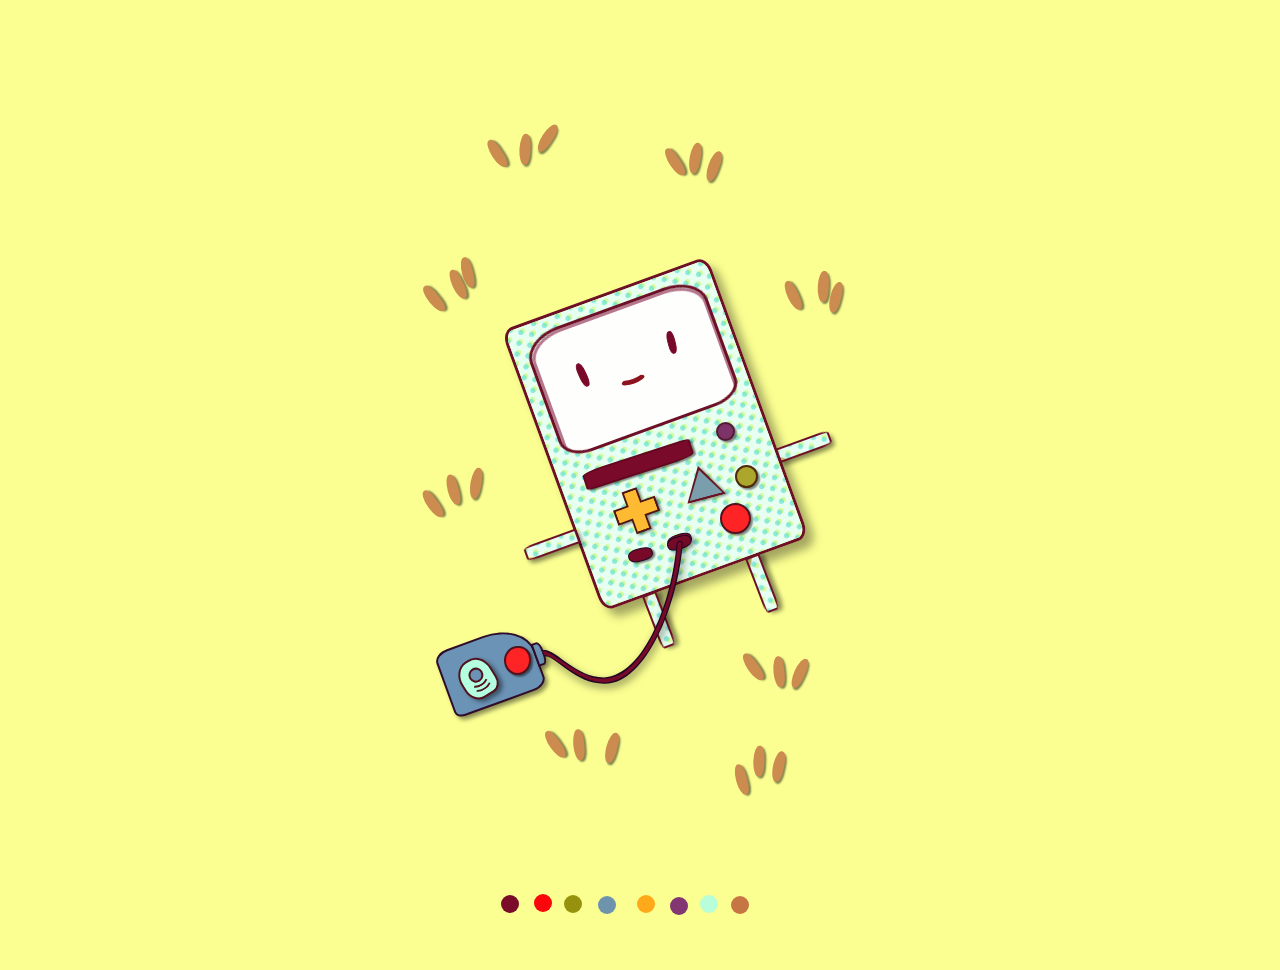
<file: index.html>
<!DOCTYPE html>
<html lang="en">
  <head>
    <meta charset="UTF-8" />
    <meta http-equiv="X-UA-Compatible" content="IE=edge" />
    <meta name="viewport" content="width=device-width, initial-scale=1.0" />
    <title>bmo</title>
    <link rel="stylesheet" href="./style.css" />
    <script>
      alert("Tap to change between original and css-only version");
    </script>
  </head>
  <body>
    <div
      class="original"
      id="original"
      style="display: none"
      onclick="alter(canvas,  original)"
    ></div>
    <div
      class="canvas"
      id="canvas"
      style="display: inline"
      onclick="alter(original, canvas)"
    >
      <div class="pixel"></div>

      <div class="pixel">
        <div class="sub-pixel"></div>
        <div class="sub-pixel"></div>
        <div class="sub-pixel"></div>
        <div class="sub-pixel">
          <div class="alter-pixel grass"></div>
          <div class="alter-pixel grass"></div>
          <div class="alter-pixel grass"></div>
          <div class="alter-pixel"></div>
        </div>
      </div>

      <div class="pixel">
        <div class="sub-pixel"></div>
        <div class="sub-pixel"></div>
        <div class="sub-pixel">
          <div class="alter-pixel grass"></div>
          <div class="alter-pixel grass"></div>
          <div class="alter-pixel grass"></div>
          <div class="alter-pixel"></div>
        </div>
        <div class="sub-pixel"></div>
      </div>

      <div class="pixel"></div>

      <div class="pixel"></div>

      <div class="pixel">
        <div class="sub-pixel">
          <div class="alter-pixel grass"></div>
          <div class="alter-pixel grass"></div>
          <div class="alter-pixel grass"></div>
          <div class="alter-pixel body"></div>
        </div>
        <div class="sub-pixel"></div>
        <div class="sub-pixel"></div>
        <div class="sub-pixel"></div>
      </div>

      <div class="pixel">
        <div class="sub-pixel"></div>
        <div class="sub-pixel">
          <div class="alter-pixel grass"></div>
          <div class="alter-pixel grass"></div>
          <div class="alter-pixel grass"></div>
          <div class="alter-pixel"></div>
        </div>
        <div class="sub-pixel">
          <div class="alter-pixel face"></div>
          <div class="alter-pixel face"></div>
          <div class="alter-pixel face"></div>
          <div class="alter-pixel face"></div>
        </div>
        <div class="sub-pixel"></div>
      </div>

      <div class="pixel"></div>

      <div class="pixel"></div>

      <div class="pixel">
        <div class="sub-pixel">
          <div class="alter-pixel grass"></div>
          <div class="alter-pixel grass"></div>
          <div class="alter-pixel grass"></div>
          <div class="alter-pixel"></div>
        </div>
        <div class="sub-pixel"></div>
        <div class="sub-pixel">
          <div class="alter-pixel control"></div>
          <div class="alter-pixel control"></div>
          <div class="alter-pixel control"></div>
          <div class="alter-pixel control"></div>
        </div>
        <div class="sub-pixel">
          <div class="wrap">
            <div class="alter-pixel control"></div>
          </div>
          <div class="alter-pixel control"></div>
          <div class="alter-pixel control"></div>
          <div class="alter-pixel control"></div>
        </div>
      </div>

      <div class="pixel">
        <div class="sub-pixel">
          <div class="wrap">
            <div class="alter-pixel button"></div>
          </div>
          <div class="alter-pixel button"></div>
          <div class="alter-pixel button"></div>
          <div class="alter-pixel button"></div>
        </div>
        <div class="sub-pixel">
          <div class="alter-pixel button"></div>
          <div class="alter-pixel button"></div>
          <div class="alter-pixel button"></div>
          <div class="wrap">
            <div class="alter-pixel button"></div>
          </div>
        </div>
        <div class="sub-pixel"></div>
        <div class="sub-pixel">
          <div class="alter-pixel grass"></div>
          <div class="alter-pixel grass"></div>
          <div class="alter-pixel grass"></div>
          <div class="alter-pixel"></div>
        </div>
      </div>

      <div class="pixel"></div>

      <div class="pixel"></div>

      <div class="pixel">
        <div class="sub-pixel"></div>
        <div class="sub-pixel">
          <div class="alter-pixel grass"></div>
          <div class="alter-pixel grass"></div>
          <div class="alter-pixel grass"></div>
          <div class="alter-pixel"></div>
        </div>
        <div class="sub-pixel"></div>
        <div class="sub-pixel">
          <div class="alter-pixel dot"></div>
          <div class="alter-pixel dot"></div>
          <div class="alter-pixel dot"></div>
          <div class="alter-pixel dot"></div>
        </div>
      </div>

      <div class="pixel">
        <div class="sub-pixel"></div>
        <div class="sub-pixel">
          <div class="alter-pixel grass"></div>
          <div class="alter-pixel grass"></div>
          <div class="alter-pixel grass"></div>
          <div class="alter-pixel"></div>
        </div>
        <div class="sub-pixel">
          <div class="alter-pixel dot"></div>
          <div class="alter-pixel dot"></div>
          <div class="alter-pixel dot"></div>
          <div class="alter-pixel dot"></div>
        </div>
        <div class="sub-pixel"></div>
      </div>

      <div class="pixel"></div>
    </div>
    <script>
      function alter(extern, me) {
        extern.style.display = "inline";
        me.style.display = "none";
      }
    </script>
  </body>
</html>
</file>
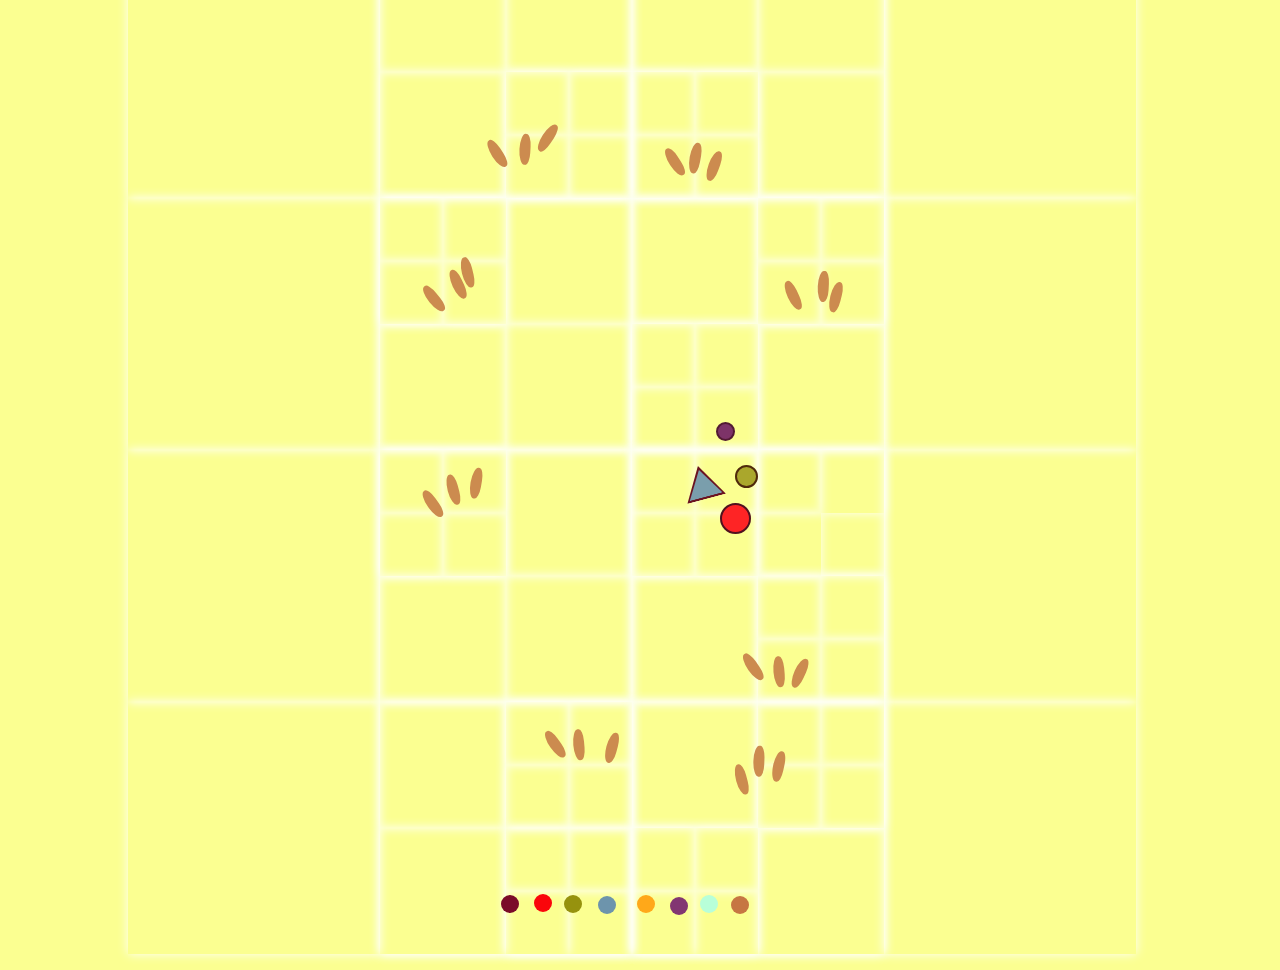
<file: teemo/index.html>
<!DOCTYPE html>
<html lang="en">
  <head>
    <meta charset="UTF-8" />
    <meta http-equiv="X-UA-Compatible" content="IE=edge" />
    <meta name="viewport" content="width=device-width, initial-scale=1.0" />
    <title>Teemo</title>
    <link rel="stylesheet" href="./style.css" />
  </head>
  <body>
    <div class="canvas" id="canvas">
      <div onclick="alert(1)" class="pixel"></div>

      <div onclick="alert(2)" class="pixel">
        <div onclick="alert(1)" class="sub-pixel"></div>
        <div onclick="alert(2)" class="sub-pixel"></div>
        <div onclick="alert(3)" class="sub-pixel"></div>
        <div onclick="alert(4)" class="sub-pixel">
          <div onclick="alert(1)" class="alter-pixel grass"></div>
          <div onclick="alert(2)" class="alter-pixel grass"></div>
          <div onclick="alert(3)" class="alter-pixel grass"></div>
          <div onclick="alert(4)" class="alter-pixel"></div>
        </div>
      </div>

      <div onclick="alert(3)" class="pixel">
        <div onclick="alert(1)" class="sub-pixel"></div>
        <div onclick="alert(2)" class="sub-pixel"></div>
        <div onclick="alert(3)" class="sub-pixel">
          <div onclick="alert(1)" class="alter-pixel grass"></div>
          <div onclick="alert(2)" class="alter-pixel grass"></div>
          <div onclick="alert(3)" class="alter-pixel grass"></div>
          <div onclick="alert(4)" class="alter-pixel"></div>
        </div>
        <div onclick="alert(4)" class="sub-pixel"></div>
      </div>

      <div onclick="alert(4)" class="pixel"></div>

      <div onclick="alert(5)" class="pixel"></div>

      <div onclick="alert(6)" class="pixel">
        <div onclick="alert(1)" class="sub-pixel">
          <div onclick="alert(1)" class="alter-pixel grass"></div>
          <div onclick="alert(2)" class="alter-pixel grass"></div>
          <div onclick="alert(3)" class="alter-pixel grass"></div>
          <div onclick="alert(4)" class="alter-pixel body"></div>
        </div>
        <div onclick="alert(2)" class="sub-pixel"></div>
        <div onclick="alert(3)" class="sub-pixel"></div>
        <div onclick="alert(4)" class="sub-pixel"></div>
      </div>

      <div onclick="alert(7)" class="pixel">
        <div onclick="alert(1)" class="sub-pixel"></div>
        <div onclick="alert(2)" class="sub-pixel">
          <div onclick="alert(1)" class="alter-pixel grass"></div>
          <div onclick="alert(2)" class="alter-pixel grass"></div>
          <div onclick="alert(3)" class="alter-pixel grass"></div>
          <div onclick="alert(4)" class="alter-pixel"></div>
        </div>
        <div onclick="alert(3)" class="sub-pixel">
          <div onclick="alert(1)" class="alter-pixel face"></div>
          <div onclick="alert(2)" class="alter-pixel face"></div>
          <div onclick="alert(3)" class="alter-pixel face"></div>
          <div onclick="alert(4)" class="alter-pixel face"></div>
        </div>
        <div onclick="alert(4)" class="sub-pixel"></div>
      </div>

      <div onclick="alert(8)" class="pixel"></div>

      <div onclick="alert(9)" class="pixel"></div>

      <div onclick="alert(10)" class="pixel">
        <div onclick="alert(1)" class="sub-pixel">
          <div onclick="alert(1)" class="alter-pixel grass"></div>
          <div onclick="alert(2)" class="alter-pixel grass"></div>
          <div onclick="alert(3)" class="alter-pixel grass"></div>
          <div onclick="alert(4)" class="alter-pixel"></div>
        </div>
        <div onclick="alert(2)" class="sub-pixel"></div>
        <div onclick="alert(3)" class="sub-pixel"></div>
        <div onclick="alert(4)" class="sub-pixel"></div>
      </div>

      <div onclick="alert(11)" class="pixel">
        <div onclick="alert(1)" class="sub-pixel">
          <div onclick="alert(1)" class="alter-pixel button"></div>
          <div onclick="alert(2)" class="alter-pixel button"></div>
          <div onclick="alert(3)" class="alter-pixel button"></div>
          <div onclick="alert(4)" class="alter-pixel button"></div>
        </div>
        <div onclick="alert(2)" class="sub-pixel">
          <div onclick="alert(1)" class="alter-pixel button"></div>
          <div onclick="alert(2)" class="alter-pixel button"></div>
          <div onclick="alert(3)" class="alter-pixel button"></div>
          <div onclick="alert(4)" class="alter-pixel button"></div>
        </div>
        <div onclick="alert(3)" class="sub-pixel"></div>
        <div onclick="alert(4)" class="sub-pixel">
          <div onclick="alert(1)" class="alter-pixel grass"></div>
          <div onclick="alert(2)" class="alter-pixel grass"></div>
          <div onclick="alert(3)" class="alter-pixel grass"></div>
          <div onclick="alert(4)" class="alter-pixel"></div>
        </div>
      </div>

      <div onclick="alert(12)" class="pixel"></div>

      <div onclick="alert(13)" class="pixel"></div>

      <div onclick="alert(14)" class="pixel">
        <div onclick="alert(1)" class="sub-pixel"></div>
        <div onclick="alert(2)" class="sub-pixel">
          <div onclick="alert(1)" class="alter-pixel grass"></div>
          <div onclick="alert(2)" class="alter-pixel grass"></div>
          <div onclick="alert(3)" class="alter-pixel grass"></div>
          <div onclick="alert(4)" class="alter-pixel"></div>
        </div>
        <div onclick="alert(3)" class="sub-pixel"></div>
        <div onclick="alert(4)" class="sub-pixel">
          <div onclick="alert(1)" class="alter-pixel dot"></div>
          <div onclick="alert(2)" class="alter-pixel dot"></div>
          <div onclick="alert(3)" class="alter-pixel dot"></div>
          <div onclick="alert(4)" class="alter-pixel dot"></div>
        </div>
      </div>

      <div onclick="alert(15)" class="pixel">
        <div onclick="alert(1)" class="sub-pixel"></div>
        <div onclick="alert(2)" class="sub-pixel">
          <div onclick="alert(1)" class="alter-pixel grass"></div>
          <div onclick="alert(2)" class="alter-pixel grass"></div>
          <div onclick="alert(3)" class="alter-pixel grass"></div>
          <div onclick="alert(4)" class="alter-pixel"></div>
        </div>
        <div onclick="alert(3)" class="sub-pixel">
          <div onclick="alert(1)" class="alter-pixel dot"></div>
          <div onclick="alert(2)" class="alter-pixel dot"></div>
          <div onclick="alert(3)" class="alter-pixel dot"></div>
          <div onclick="alert(4)" class="alter-pixel dot"></div>
        </div>
        <div onclick="alert(4)" class="sub-pixel"></div>
      </div>

      <div onclick="alert(16)" class="pixel"></div>
    </div>
  </body>
</html>
</file>
<file: style.css>
/*
image: https://drive.google.com/uc?id=1cJekgU3EQano9E_GR7ufdhnurU2fMs-0
port: http://127.0.0.1:5500/bmo/index.html
*/
:root {
    --bmo-opacity: 0;
    --lines-opacity: 0;

    --canvas-size: 1024px;
    --pixel-size: 252px;
    --sub-pixel-size: 126px;
    --alter-pixel-size: 63px;


    --yellow-background: #fbff91;

    --ink-1: #7a0b29;
    --ink-2: #fa060b;
    --ink-3: #96920e;
    --ink-4: #6d94ac;
    --ink-5: #ffa819;
    --ink-6: #823672;
    --ink-7: #b8ffd9;
    --ink-8: #c67643;

    --grass: #cc8b4f;

    --single-button: #7d3368;
    --single-button-radio: #521a33;

    --green-button: #aaa72c;
    --green-button-radio: #4f290b;

    --red-button: #fe2425;
    --red-button-radio: #51111e;

    --triangle-button: #7a9eac;
    --triangle-button-radio: #6a1320;

    --plus-button: #febb31;
    --plus-button-radio: #4e1414;

    --disk-input: #7a0a2a;
    --disk-input-radio: #630721;

    --inferior-input: #770a29;
    --inferior-input-radio: #1f0724;

    --eye-inner: #790929;
    --smile-inner: #8d141d;

    --face-screen: #fefffd;
    --face-screen-radio: #6d0f26;
    --face-screen-inner: #b6768e;

    --body-background: #e4fffc;
    --body-dots: #56ddd671;
    --body-dots-shadow: #d2fb9f;

    --lase-inner: #8c0f10;
    --control-border: #300c2b;
    --control-inner: #6b93b5;

    --body-shadow-color: #c77a45;
    --control-inner-scroll: #b4ffe0;
    --shadow-down: 2.0px 4.0px 4.0px hsl(0deg 0% 0% / 0.44);

    --shadow-medium: 5.0px 9.9px 9.9px hsl(0deg 0% 0% / 0.35);
    /*

    --shadow-medium: 10px 10px 3px var(--body-shadow-color);
    */
    --shadow-mini: 2px 1.8px 1.8px hsl(0deg 0% 0% / 0.47);

    --shadow-down-vertical: 2.0px -4.0px 4.0px hsl(0deg 0% 0% / 0.44);
}



body {
    background-color: var(--yellow-background);
    height: 100vh;
    display: flex;
    justify-content: center;
    align-items: center;
}

.canvas {
    height: var(--canvas-size);
    width: var(--canvas-size);
    min-width: var(--canvas-size);
    min-height: var(--canvas-size);
    position: relative;
    opacity: 1;
}

.original {
    height: var(--canvas-size);
    width: var(--canvas-size);
    min-width: var(--canvas-size);
    min-height: var(--canvas-size);
    position: relative;
    opacity: 1;
    background-image: url(https://drive.google.com/uc?id=1cJekgU3EQano9E_GR7ufdhnurU2fMs-0);
    background-size: var(--canvas-size) var(--canvas-size);
}

.pixel, .sub-pixel, .alter-pixel {
    float: left;
    box-shadow: 0px 0px 10px rgba(255, 255, 255, var(--lines-opacity));
}


.pixel {
    height: var(--pixel-size);
    width: var(--pixel-size);
}

.sub-pixel {
    height: var(--sub-pixel-size);
    width: var(--sub-pixel-size);
}

.alter-pixel {
    height: var(--alter-pixel-size);
    width: var(--alter-pixel-size);
}

/*dot*/

.pixel:nth-child(14) .alter-pixel::after,
.pixel:nth-child(15) .alter-pixel::after {
    --less: 45px;
    content: "";
    height: calc(var(--alter-pixel-size) - var(--less));
    width: calc(var(--alter-pixel-size) - var(--less));
    display: inline-block;
    border-radius: 50%;

}

.pixel:nth-child(14) .dot:nth-child(1)::after {
    --x: -5px;
    --y: 67px;
    background-color: var(--ink-1);
    transform: translateY(var(--y)) translateX(var(--x));
}

.pixel:nth-child(14) .dot:nth-child(2)::after {
    --x: -5px;
    --y: 67px;
    background-color: var(--ink-3);
    transform: translateY(var(--y)) translateX(var(--x));
}

.pixel:nth-child(14) .dot:nth-child(3)::after {
    --x: 28px;
    --y: 3px;
    background-color: var(--ink-2);
    transform: translateY(var(--y)) translateX(var(--x));
}

.pixel:nth-child(14) .dot:nth-child(4)::after {
    --x: 29px;
    --y: 5px;
    background-color: var(--ink-4);
    transform: translateY(var(--y)) translateX(var(--x));
}

.pixel:nth-child(15) .dot:nth-child(1)::after {
    --x: 5px;
    --y: 67px;
    background-color: var(--ink-5);
    transform: translateY(var(--y)) translateX(var(--x));
}

.pixel:nth-child(15) .dot:nth-child(2)::after {
    --x: 5px;
    --y: 67px;
    background-color: var(--ink-7);
    transform: translateY(var(--y)) translateX(var(--x));
}

.pixel:nth-child(15) .dot:nth-child(3)::after {
    --x: 38px;
    --y: 6px;
    background-color: var(--ink-6);
    transform: translateY(var(--y)) translateX(var(--x));
}

.pixel:nth-child(15) .dot:nth-child(4)::after {
    --x: 36px;
    --y: 5px;
    background-color: var(--ink-8);
    transform: translateY(var(--y)) translateX(var(--x));
}

/*grass*/

.pixel:nth-child(2) .grass::after,
.pixel:nth-child(3) .grass::after,
.pixel:nth-child(6) .grass::after,
.pixel:nth-child(7) .grass::after,
.pixel:nth-child(10) .grass::after,
.pixel:nth-child(11) .grass::after,
.pixel:nth-child(14) .grass::after,
.pixel:nth-child(15) .grass::after {
    --less-h: 32px;
    --less-w: 52px;
    content: "";
    height: calc(var(--alter-pixel-size) - var(--less-h));
    width: calc(var(--alter-pixel-size) - var(--less-w));
    display: inline-block;
    background-color: var(--grass);
    border-radius: 50% 40% 40% 50%;
    box-shadow: var(--shadow-mini);
}

.pixel:nth-child(2) .grass:nth-child(1):after {
    --x: 73px;
    --y: 110px;
    transform: rotate(-33deg);
    transform-origin: var(--y) var(--x);
}

.pixel:nth-child(2) .grass:nth-child(2):after {
    --x: -900px;
    --y: -1200px;
    transform: rotate(3deg);
    transform-origin: var(--y) var(--x);
}

.pixel:nth-child(2) .grass:nth-child(3):after {
    --x: 70px;
    --y: 45px;
    transform: rotate(33deg);
    transform-origin: var(--y) var(--x);
}

.pixel:nth-child(3) .grass:nth-child(1):after {
    --x: -10px;
    --y: 150px;
    transform: rotate(-33deg);
    transform-origin: var(--y) var(--x);
}

.pixel:nth-child(3) .grass:nth-child(2):after {
    --x: 20px;
    --y: -400px;
    transform: rotate(10deg);
    transform-origin: var(--y) var(--x);
}

.pixel:nth-child(3) .grass:nth-child(3):after {
    --x: 240px;
    --y: 0px;
    transform: rotate(20deg);
    transform-origin: var(--y) var(--x);
}

.pixel:nth-child(6) .grass:nth-child(1):after {
    --x: -10px;
    --y: 150px;
    transform: rotate(-39deg);
    transform-origin: var(--y) var(--x);
}

.pixel:nth-child(6) .grass:nth-child(2):after {
    --x: 30px;
    --y: 170px;
    transform: rotate(-25deg);
    transform-origin: var(--y) var(--x);
}

.pixel:nth-child(6) .grass:nth-child(3):after {
    --x: -320px;
    --y: 30px;
    transform: rotate(-14deg);
    transform-origin: var(--y) var(--x);
}

.pixel:nth-child(7) .grass:nth-child(1):after {
    --x: -10px;
    --y: 205px;
    transform: rotate(-25deg);
    transform-origin: var(--y) var(--x);
}

.pixel:nth-child(7) .grass:nth-child(2):after {
    --x: -10px;
    --y: -1390px;
    transform: rotate(3deg);
    transform-origin: var(--y) var(--x);
}

.pixel:nth-child(7) .grass:nth-child(3):after {
    --x: 320px;
    --y: -42px;
    transform: rotate(14deg);
    transform-origin: var(--y) var(--x);
}

.pixel:nth-child(10) .grass:nth-child(1):after {
    --x: -40px;
    --y: 90px;
    transform: rotate(-35deg);
    transform-origin: var(--y) var(--x);
}

.pixel:nth-child(10) .grass:nth-child(2):after {
    --x: 10px;
    --y: 100px;
    transform: rotate(-15deg);
    transform-origin: var(--y) var(--x);
}

.pixel:nth-child(10) .grass:nth-child(3):after {
    --x: 510px;
    --y: 310px;
    transform: rotate(10deg);
    transform-origin: var(--y) var(--x);
}

.pixel:nth-child(11) .grass:nth-child(1):after {
    --x: 70px;
    --y: 120px;
    transform: rotate(-35deg);
    transform-origin: var(--y) var(--x);
}

.pixel:nth-child(11) .grass:nth-child(2):after {
    --x: 600px;
    --y: 900px;
    transform: rotate(-5deg);
    transform-origin: var(--y) var(--x);
}

.pixel:nth-child(11) .grass:nth-child(3):after {
    --x: 110px;
    --y: -20px;
    transform: rotate(24deg);
    transform-origin: var(--y) var(--x);
}

.pixel:nth-child(14) .grass:nth-child(1):after {
    --x: -40px;
    --y: 70px;
    transform: rotate(-35deg);
    transform-origin: var(--y) var(--x);
}

.pixel:nth-child(14) .grass:nth-child(2):after {
    --x: -20px;
    --y: 320px;
    transform: rotate(-5deg);
    transform-origin: var(--y) var(--x);
}

.pixel:nth-child(14) .grass:nth-child(3):after {
    --x: 380px;
    --y: 180px;
    transform: rotate(15deg);
    transform-origin: var(--y) var(--x);
}

.pixel:nth-child(15) .grass:nth-child(1):after {
    --x: 130px;
    --y: 230px;
    transform: rotate(-15deg);
    transform-origin: var(--y) var(--x);
}

.pixel:nth-child(15) .grass:nth-child(2):after {
    --x: -1900px;
    --y: -1280px;
    transform: rotate(2deg);
    transform-origin: var(--y) var(--x);
}

.pixel:nth-child(15) .grass:nth-child(3):after {
    --x: 80px;
    --y: 80px;
    transform: rotate(12deg);
    transform-origin: var(--y) var(--x);
}

/*button*/

.pixel:nth-child(11) .sub-pixel:nth-child(2) .button:nth-child(1)::after {
    --less-h: 48px;
    --less-w: 48px;
    --x: -42px;
    --y: -28px;
    content: "";
    height: calc(var(--alter-pixel-size) - var(--less-h));
    width: calc(var(--alter-pixel-size) - var(--less-w));
    display: inline-block;
    background-color: var(--single-button);
    border-radius: 50%;
    border-style: solid;
    border-width: 2px;
    border-color: var(--single-button-radio);
    transform: translateY(var(--y)) translateX(var(--x));

    box-shadow: var(--shadow-mini);
}

.pixel:nth-child(11) .sub-pixel:nth-child(2) .button:nth-child(2)::after {
    --less-h: 44px;
    --less-w: 44px;
    --x: -86px;
    --y: 15px;
    content: "";
    height: calc(var(--alter-pixel-size) - var(--less-h));
    width: calc(var(--alter-pixel-size) - var(--less-w));
    display: inline-block;
    background-color: var(--green-button);
    border-radius: 50%;
    border-style: solid;
    border-width: 2px;
    border-color: var(--green-button-radio);
    transform: translateY(var(--y)) translateX(var(--x));

    box-shadow: var(--shadow-mini);
}

.pixel:nth-child(11) .sub-pixel:nth-child(2) .button:nth-child(3)::after {
    --less-h: 36px;
    --less-w: 36px;
    --x: -38px;
    --y: -10px;
    content: "";
    height: calc(var(--alter-pixel-size) - var(--less-h));
    width: calc(var(--alter-pixel-size) - var(--less-w));
    display: inline-block;
    background-color: var(--red-button);
    border-radius: 50%;
    border-style: solid;
    border-width: 2px;
    border-color: var(--red-button-radio);
    transform: translateY(var(--y)) translateX(var(--x));

    box-shadow: var(--shadow-mini);
}

.pixel:nth-child(11) .sub-pixel:nth-child(2) .wrap {
    filter: drop-shadow(var(--shadow-mini))
}

.pixel:nth-child(11) .sub-pixel:nth-child(2) .wrap .button {
    --x: 520px;
    --y: -230px;

    height: 34px;
    width: 40px;
    background-color: var(--triangle-button-radio);

    clip-path: polygon(50% 0%, 0% 100%, 100% 100%);
    transform: rotate(-15deg);
    transform-origin: var(--y) var(--x);

}

.pixel:nth-child(11) .sub-pixel:nth-child(2) .wrap .button::before {
    content: "";
    height: 28px;
    width: 34px;
    top: 4px;
    left: 3px;
    display: block;
    position: relative;
    background-color: var(--triangle-button);

    clip-path: polygon(50% 0%, 0% 100%, 100% 100%);
}

.pixel:nth-child(11) .sub-pixel:nth-child(1) .wrap {
    filter: drop-shadow(var(--shadow-mini))
}

.pixel:nth-child(11) .sub-pixel:nth-child(1) .button:nth-child(1) {
    --x: 34px;
    --y: 120px;

    height: 44px;
    width: 44px;
    background-color: var(--plus-button-radio);

    clip-path: polygon(8% 35%,
            35% 35%,
            35% 8%,
            65% 8%,
            65% 35%,
            92% 35%,
            92% 65%,
            65% 65%,
            65% 92%,
            35% 92%,
            35% 65%,
            8% 65%);
    transform: rotate(-20deg) scale(1.2);
    transform-origin: var(--y) var(--x);
}

.pixel:nth-child(11) .sub-pixel:nth-child(1) .button:nth-child(1)::before {
    content: "";
    height: 34px;
    width: 34px;
    top: 5px;
    left: 5px;
    display: block;
    position: relative;
    background-color: var(--plus-button);

    clip-path: polygon(0 35%,
            35% 35%,
            35% 0%,
            65% 0%,
            65% 35%,
            100% 35%,
            100% 65%,
            65% 65%,
            65% 100%,
            35% 100%,
            35% 65%,
            0% 65%);
}

.pixel:nth-child(11) .sub-pixel:nth-child(1) .button:nth-child(2)::after {
    --less-h: 48px;
    --plus-w: 46px;
    --x: 310px;
    --y: 25px;
    content: "";
    height: calc(var(--alter-pixel-size) - var(--less-h));
    width: calc(var(--alter-pixel-size) + var(--plus-w));
    display: inline-block;
    background-color: var(--disk-input);
    border-radius: 20% 10% 20% 10%;
    border-style: solid;
    border-width: 2px;
    border-color: var(--disk-input-radio);
    transform: rotate(-18deg);
    transform-origin: var(--y) var(--x);

    box-shadow: var(--shadow-mini);
}

.pixel:nth-child(11) .sub-pixel:nth-child(1) .button:nth-child(3)::after {
    --less-h: 52px;
    --less-w: 40px;
    --x: 40px;
    --y: 150px;
    content: "";
    height: calc(var(--alter-pixel-size) - var(--less-h));
    width: calc(var(--alter-pixel-size) - var(--less-w));
    display: inline-block;
    background-color: var(--inferior-input);
    border-radius: 40% 40% 40% 40%;
    border-style: solid;
    border-width: 1px;
    border-color: var(--inferior-input-radio);
    transform: rotate(-14deg);
    transform-origin: var(--y) var(--x);

    box-shadow: var(--shadow-mini);
}

.pixel:nth-child(11) .sub-pixel:nth-child(1) .button:nth-child(4) {
    --less-h: 52px;
    --less-w: 40px;
    --x: 105px;
    --y: 65px;
    content: "";
    height: calc(var(--alter-pixel-size) - var(--less-h));
    width: calc(var(--alter-pixel-size) - var(--less-w));
    display: inline-block;
    background-color: var(--inferior-input);
    border-radius: 40% 40% 40% 40%;
    border-style: solid;
    border-width: 1px;
    border-color: var(--inferior-input-radio);
    transform: rotate(-18deg);
    transform-origin: var(--y) var(--x);

    box-shadow: var(--shadow-down);
}

.pixel:nth-child(11) .sub-pixel:nth-child(1) .button:nth-child(4)::before {
    --less-h: 52px;
    --less-w: 40px;


    top: 0px;
    left: -2px;
    display: block;
    position: relative;

    --x: 40px;
    --y: 120px;
    content: "";
    height: calc(var(--alter-pixel-size) - var(--less-h));
    width: calc(var(--alter-pixel-size) - var(--less-w));
    display: inline-block;
    background-color: var(--inferior-input);
    border-radius: 40% 40% 40% 40%;
    border-style: solid;
    border-width: 1px;
    border-color: var(--inferior-input-radio);

}

/*face*/

.pixel:nth-child(7) .sub-pixel:nth-child(3) .face:nth-child(1) {
    --less-h: 42px;
    --less-w: 57px;
    --x: -130px;
    --y: 50px;
    content: "";
    height: calc(var(--alter-pixel-size) - var(--less-h));
    width: calc(var(--alter-pixel-size) - var(--less-w));
    display: inline-block;
    background-color: var(--eye-inner);
    border-radius: 40% 40% 40% 40%;
    border-style: solid;
    border-width: 1px;
    border-color: var(--eye-inner);
    transform: rotate(-14deg);
    transform-origin: var(--y) var(--x);
    position: relative;
    z-index: 2;
}

.pixel:nth-child(7) .sub-pixel:nth-child(3) .face:nth-child(2) {
    --less-h: 40px;
    --less-w: 57px;
    --x: 170px;
    --y: 60px;
    content: "";
    height: calc(var(--alter-pixel-size) - var(--less-h));
    width: calc(var(--alter-pixel-size) - var(--less-w));
    display: inline-block;
    background-color: var(--eye-inner);
    border-radius: 40% 40% 40% 40%;
    border-style: solid;
    border-width: 1px;
    border-color: var(--eye-inner);
    transform: rotate(-25deg);
    transform-origin: var(--y) var(--x);
    position: relative;
    z-index: 2;
}

.pixel:nth-child(7) .sub-pixel:nth-child(3) .face:nth-child(3)::after {
    --less-h: 38px;
    --less-w: 54px;
    --x: 120px;
    --y: -10px;
    content: "";
    width: 40px;
    height: 12px;
    border-radius: 50%;
    box-shadow: 0px 8px 0px 0px var(--smile-inner);
    display: inline-block;
    transform: rotate(-20deg) scale(0.6);
    transform-origin: var(--y) var(--x);
    position: relative;
    z-index: 2;
}

.pixel:nth-child(7) .sub-pixel:nth-child(3) .face:nth-child(4) {
    --plus-h: 60px;
    --plus-w: 120px;
    --x: 290px;
    --y: -190px;
    content: "";
    height: calc(var(--alter-pixel-size) + var(--plus-h));
    width: calc(var(--alter-pixel-size) + var(--plus-w));
    display: inline-block;
    background-color: transparent;
    border-radius: 20% 20% 15% 15%;
    border-style: solid;
    border-width: 3px;
    border-color: var(--face-screen-radio);
    transform: rotate(-20deg);
    transform-origin: var(--y) var(--x);
    transform-style: preserve-3d;
}


.pixel:nth-child(7) .sub-pixel:nth-child(3) .face:nth-child(4)::after {
    --plus-h: 55px;
    --plus-w: 115px;
    --x: 290px;
    --y: -190px;


    display: block;
    position: relative;

    content: "";
    height: calc(var(--alter-pixel-size) + var(--plus-h));
    width: calc(var(--alter-pixel-size) + var(--plus-w));
    display: inline-block;
    background-color: var(--face-screen);
    border-radius: 20% 20% 10% 10%;
    border-style: solid;
    border-width: 3px;
    border-color: var(--face-screen-inner) var(--face-screen-inner) transparent var(--face-screen-inner);
    transform: translateZ(-1px);
}

/*body*/

.pixel:nth-child(6) .sub-pixel:nth-child(1) .body {
    --plus-h: 230px;
    --plus-w: 150px;
    --x: -340px;
    --y: 80px;
    content: "";
    height: calc(var(--alter-pixel-size) + var(--plus-h));
    width: calc(var(--alter-pixel-size) + var(--plus-w));
    display: inline-block;

    border-radius: 5% 5% 5% 5%;
    border-style: solid;
    border-width: 3px;
    border-color: var(--face-screen-radio);
    transform: rotate(-20deg);
    transform-origin: var(--y) var(--x);

    overflow: hidden;


    box-shadow: var(--shadow-medium);
}


.pixel:nth-child(7) .sub-pixel:nth-child(4) {
    --less-h: 52px;
    --less-w: 11px;
    --x: 14px;
    --y: 363px;
    content: "";
    height: calc(var(--alter-pixel-size) - var(--less-h));
    width: calc(var(--alter-pixel-size) - var(--less-w));
    display: inline-block;

    border-radius: 0% 20% 20% 0%;
    border-style: solid;
    border-width: 2px;
    border-color: var(--face-screen-radio) var(--face-screen-radio) var(--face-screen-radio) var(--face-screen-radio);
    transform: rotate(-20deg) translateZ(-2px);
    transform-origin: var(--y) var(--x);
    overflow: hidden;


    box-shadow: var(--shadow-down);
}

.pixel:nth-child(6) .sub-pixel:nth-child(2) {
    --less-h: 52px;
    --less-w: 11px;
    --x: 127px;
    --y: 1000px;
    content: "";
    height: calc(var(--alter-pixel-size) - var(--less-h));
    width: calc(var(--alter-pixel-size) - var(--less-w));
    display: inline-block;

    border-radius: 20% 0% 0% 20%;
    border-style: solid;
    border-width: 2px;
    border-color: var(--face-screen-radio) var(--face-screen-radio) var(--face-screen-radio) var(--face-screen-radio);
    transform: rotate(-20deg) translateZ(-2px);
    transform-origin: var(--y) var(--x);
    overflow: hidden;

    box-shadow: var(--shadow-down);
}

.pixel:nth-child(6) .sub-pixel:nth-child(3) {
    --less-h: 52px;
    --less-w: 8px;
    --x: 321px;
    --y: -160px;
    content: "";
    height: calc(var(--alter-pixel-size) - var(--less-h));
    width: calc(var(--alter-pixel-size) - var(--less-w));
    display: inline-block;

    border-radius: 0% 20% 20% 0%;
    border-style: solid;
    border-width: 2px;
    border-color: var(--face-screen-radio) var(--face-screen-radio) var(--face-screen-radio) var(--face-screen-radio);
    transform: rotate(69deg) translateZ(-2px);
    transform-origin: var(--y) var(--x);
    overflow: hidden;

    box-shadow: var(--shadow-down-vertical);
}

.pixel:nth-child(6) .sub-pixel:nth-child(4) {
    --less-h: 52px;
    --less-w: 10px;
    --x: 298px;
    --y: -200px;
    content: "";
    height: calc(var(--alter-pixel-size) - var(--less-h));
    width: calc(var(--alter-pixel-size) - var(--less-w));
    display: inline-block;

    border-radius: 0% 20% 20% 0%;
    border-style: solid;
    border-width: 2px;
    border-color: var(--face-screen-radio) var(--face-screen-radio) var(--face-screen-radio) var(--face-screen-radio);
    transform: rotate(69deg) translateZ(-2px);
    transform-origin: var(--y) var(--x);
    overflow: hidden;

    box-shadow: var(--shadow-down-vertical);
}

.pixel:nth-child(6) .sub-pixel:nth-child(1) .body::before,
.pixel:nth-child(7) .sub-pixel:nth-child(4)::before,
.pixel:nth-child(6) .sub-pixel:nth-child(2)::before,
.pixel:nth-child(6) .sub-pixel:nth-child(3)::before,
.pixel:nth-child(6) .sub-pixel:nth-child(4)::before {
    opacity: 0.9;
    --plus-h: 230px;
    --plus-w: 150px;
    --x: -340px;
    --y: 80px;
    content: "";

    height: 300%;
    width: 200%;
    top: -120%;
    left: -50%;

    display: block;
    position: relative;

    border-style: solid;
    border-width: 0px;
    border-color: var(--face-screen-radio);

    background-image: radial-gradient(var(--body-dots-shadow) 30%, transparent 30%),
        radial-gradient(var(--body-dots-shadow) 30%, transparent 30%);
    background-color: var(--body-background);
    background-size: 11px 11px;


    transform: rotate(30deg);
}

.pixel:nth-child(6) .sub-pixel:nth-child(1) .body::after,
.pixel:nth-child(7) .sub-pixel:nth-child(4)::after,
.pixel:nth-child(6) .sub-pixel:nth-child(2)::after,
.pixel:nth-child(6) .sub-pixel:nth-child(3)::after,
.pixel:nth-child(6) .sub-pixel:nth-child(4)::after {
    opacity: 0.9;
    --plus-h: 230px;
    --plus-w: 150px;
    --x: -340px;
    --y: 80px;
    content: "";

    height: 300%;
    width: 200%;
    top: -403%;
    left: -52%;

    display: flex;
    position: relative;

    border-style: solid;
    border-width: 0px;
    border-color: var(--face-screen-radio);

    background-image: radial-gradient(var(--body-dots) 30%, transparent 30%),
        radial-gradient(var(--body-dots)30%, transparent 30%);
    background-color: transparent;
    background-size: 11px 11px;


    transform: rotate(30deg);
}

/*control*/
.pixel:nth-child(10) .sub-pixel:nth-child(4) .wrap {
    filter: drop-shadow(var(--shadow-down));
    position: relative;
    z-index: 5;
}

.pixel:nth-child(10) .sub-pixel:nth-child(4) .control:nth-child(1)::before {
    content: "";
    display: block;
    position: relative;
    background-color: var(--inferior-input);

    height: 156px;
    width: 156px;

    clip-path: path("M 139 8 C 136 63 105 139 68 137 C 46 140 16 107 8 111 L 10 115 C 19 112 41 140 68 141 C 109 140 137 68 143 7 C 142 5 140 5 139 8");

}

.pixel:nth-child(10) .sub-pixel:nth-child(4) .control:nth-child(1) {
    --x: 1000px;
    --y: -675px;

    height: 156px;
    width: 156px;
    background-color: var(--inferior-input-radio);

    clip-path: path("M 138 8 C 134 60 108 134 68 136 C 40 136 20 106 9 110 L 12 116 C 20 114 40 142 68 142 C 108 144 140 66 144 6 C 142 4 139 4 138 8");
    position: relative;

    transform: scale(1.04);
    transform-origin: var(--y) var(--x);
    z-index: 1;
}

.pixel:nth-child(10) .sub-pixel:nth-child(4) .control:nth-child(3)::after {
    --less-h: 38px;
    --less-w: 40px;
    --x: -2px;
    --y: -155px;
    content: "";
    height: calc(var(--alter-pixel-size) - var(--less-h));
    width: calc(var(--alter-pixel-size) - var(--less-w));
    display: inline-block;
    background-color: var(--red-button);
    border-radius: 50% 45% 50% 50%;
    border-style: solid;
    border-width: 2px;
    border-color: var(--red-button-radio);
    transform: translateY(var(--y)) translateX(var(--x));
    box-shadow: var(--shadow-mini);
}

.pixel:nth-child(10) .sub-pixel:nth-child(3) .control:nth-child(1)::after {
    --less-h: 26px;
    --less-w: 32px;
    --x: -78px;
    --y: 200px;
    content: "";
    height: calc(var(--alter-pixel-size) - var(--less-h));
    width: calc(var(--alter-pixel-size) - var(--less-w));
    display: inline-block;
    background-color: var(--control-inner-scroll);
    border-radius: 45% 45% 30% 40%;
    border-style: solid;
    border-width: 2px;
    border-color: var(--red-button-radio);
    transform: rotate(-32deg);
    transform-origin: var(--y) var(--x);
    z-index: 1;

    box-shadow: var(--shadow-down);
}

.pixel:nth-child(10) .sub-pixel:nth-child(3) .control:nth-child(2)::after {
    --less-h: 52px;
    --less-w: 52px;
    --x: 9px;
    --y: 180px;
    content: "";
    height: calc(var(--alter-pixel-size) - var(--less-h));
    width: calc(var(--alter-pixel-size) - var(--less-w));
    display: inline-block;
    background-color: var(--control-inner);
    border-radius: 50%;
    border-style: solid;
    border-width: 2px;
    border-color: var(--red-button-radio);
    transform: rotate(-32deg);
    transform-origin: var(--y) var(--x);
    z-index: 5;
}

.pixel:nth-child(10) .sub-pixel:nth-child(3) .control:nth-child(3)::after {
    --less-h: 52px;
    --less-w: 45px;
    --x: -131px;
    --y: 120px;
    content: "";
    height: calc(var(--alter-pixel-size) - var(--less-h));
    width: calc(var(--alter-pixel-size) - var(--less-w));
    display: inline-block;
    background-color: transparent;
    border-radius: 50%;
    border-style: solid;
    border-width: 2px;
    border-color: transparent transparent var(--red-button-radio) transparent;
    transform: rotate(-32deg);
    transform-origin: var(--y) var(--x);
    z-index: 5;

}

.pixel:nth-child(10) .sub-pixel:nth-child(3) .control:nth-child(4)::after {
    --less-h: 52px;
    --less-w: 46px;
    --x: -19px;
    --y: 80px;
    content: "";
    height: calc(var(--alter-pixel-size) - var(--less-h));
    width: calc(var(--alter-pixel-size) - var(--less-w));
    display: inline-block;
    background-color: transparent;
    border-radius: 50%;
    border-style: solid;
    border-width: 2px;
    border-color: transparent transparent var(--red-button-radio) transparent;
    transform: rotate(-32deg);
    transform-origin: var(--y) var(--x);
    z-index: 5;
}

.pixel:nth-child(10) .sub-pixel:nth-child(4) .control:nth-child(2) {
    --plus-h: 2px;
    --plus-w: 30px;
    --x: 168px;
    --y: -257px;
    content: "";
    height: calc(var(--alter-pixel-size) + var(--plus-h));
    width: calc(var(--alter-pixel-size) + var(--plus-w));
    display: inline-block;
    background-color: var(--control-inner);
    border-radius: 15% 45% 15% 10%;
    border-style: solid;
    border-width: 2px;
    border-color: var(--control-border);
    transform: rotate(-20deg);
    transform-origin: var(--y) var(--x);

    position: relative;
    z-index: -2;

    box-shadow: var(--shadow-down);
}

.pixel:nth-child(10) .sub-pixel:nth-child(4) .control:nth-child(2)::after {
    --plus-h: -43px;
    --plus-w: -57px;
    --x: 93px;
    --y: 22px;

    content: "";
    height: calc(var(--alter-pixel-size) + var(--plus-h));
    width: calc(var(--alter-pixel-size) + var(--plus-w));


    display: inline-block;
    background-color: var(--control-inner);
    border-style: solid;
    position: relative;
    z-index: 5;

    border-radius: 0% 45% 40% 0%;
    border-width: 2px;

    border-color: var(--control-border);
    transform: translateY(var(--y)) translateX(var(--x));

    box-shadow: var(--shadow-down);
}


/*
*/
</file>
<file: teemo/style.css>
/*
image: https://drive.google.com/uc?id=1cJekgU3EQano9E_GR7ufdhnurU2fMs-0
port: http://127.0.0.1:5500/teemo/index.html
*/
:root {
    --teemo-opacity: 0.2;
    --lines-opacity: 1;

    --canvas-size: 1024px;
    --pixel-size: 252px;
    --sub-pixel-size: 126px;
    --alter-pixel-size: 63px;


    --yellow-background: #fbff91;

    --ink-1: #7a0b29;
    --ink-2: #fa060b;
    --ink-3: #96920e;
    --ink-4: #6d94ac;
    --ink-5: #ffa819;
    --ink-6: #823672;
    --ink-7: #b8ffd9;
    --ink-8: #c67643;

    --grass: #cc8b4f;

    --single-button: #7d3368;
    --single-button-radio: #521a33;

    --green-button: #aaa72c;
    --green-button-radio: #4f290b;

    --red-button: #fe2425;
    --red-button-radio: #51111e;

    --triangle-button: #7a9eac;
    --triangle-button-radio: #6a1320;
}


body {
    background-color: var(--yellow-background);
    height: 100vh;
    display: flex;
    justify-content: center;
    align-items: center;
}

.canvas {
    height: var(--canvas-size);
    width: var(--canvas-size);
    min-width: var(--canvas-size);
    min-height: var(--canvas-size);
    position: relative
}

.canvas::before {
    content: "";
    background-image: url(https://drive.google.com/uc?id=1cJekgU3EQano9E_GR7ufdhnurU2fMs-0);
    background-size: var(--canvas-size) var(--canvas-size);
    position: absolute;
    top: 0px;
    right: 0px;
    bottom: 0px;
    left: 0px;
    opacity: var(--teemo-opacity);
    z-index: -2;
}

.pixel, .sub-pixel, .alter-pixel {
    float: left;
    box-shadow: 0px 0px 10px rgba(255, 255, 255, var(--lines-opacity));
}

.pixel {
    height: var(--pixel-size);
    width: var(--pixel-size);
}

.sub-pixel {
    height: var(--sub-pixel-size);
    width: var(--sub-pixel-size);
}

.alter-pixel {
    height: var(--alter-pixel-size);
    width: var(--alter-pixel-size);
}

/*dot*/

.pixel:nth-child(14) .alter-pixel::after,
.pixel:nth-child(15) .alter-pixel::after {
    --less: 45px;
    content: "";
    height: calc(var(--alter-pixel-size) - var(--less));
    width: calc(var(--alter-pixel-size) - var(--less));
    display: inline-block;
    border-radius: 50%;

}

.pixel:nth-child(14) .dot:nth-child(1)::after {
    --x: -5px;
    --y: 67px;
    background-color: var(--ink-1);
    transform: translateY(var(--y)) translateX(var(--x));
}

.pixel:nth-child(14) .dot:nth-child(2)::after {
    --x: -5px;
    --y: 67px;
    background-color: var(--ink-3);
    transform: translateY(var(--y)) translateX(var(--x));
}

.pixel:nth-child(14) .dot:nth-child(3)::after {
    --x: 28px;
    --y: 3px;
    background-color: var(--ink-2);
    transform: translateY(var(--y)) translateX(var(--x));
}

.pixel:nth-child(14) .dot:nth-child(4)::after {
    --x: 29px;
    --y: 5px;
    background-color: var(--ink-4);
    transform: translateY(var(--y)) translateX(var(--x));
}

.pixel:nth-child(15) .dot:nth-child(1)::after {
    --x: 5px;
    --y: 67px;
    background-color: var(--ink-5);
    transform: translateY(var(--y)) translateX(var(--x));
}

.pixel:nth-child(15) .dot:nth-child(2)::after {
    --x: 5px;
    --y: 67px;
    background-color: var(--ink-7);
    transform: translateY(var(--y)) translateX(var(--x));
}

.pixel:nth-child(15) .dot:nth-child(3)::after {
    --x: 38px;
    --y: 6px;
    background-color: var(--ink-6);
    transform: translateY(var(--y)) translateX(var(--x));
}

.pixel:nth-child(15) .dot:nth-child(4)::after {
    --x: 36px;
    --y: 5px;
    background-color: var(--ink-8);
    transform: translateY(var(--y)) translateX(var(--x));
}

/*grass*/

.pixel:nth-child(2) .grass::after,
.pixel:nth-child(3) .grass::after,
.pixel:nth-child(6) .grass::after,
.pixel:nth-child(7) .grass::after,
.pixel:nth-child(10) .grass::after,
.pixel:nth-child(11) .grass::after,
.pixel:nth-child(14) .grass::after,
.pixel:nth-child(15) .grass::after {
    --less-h: 32px;
    --less-w: 52px;
    content: "";
    height: calc(var(--alter-pixel-size) - var(--less-h));
    width: calc(var(--alter-pixel-size) - var(--less-w));
    display: inline-block;
    background-color: var(--grass);
    border-radius: 50% 40% 40% 50%;
}

.pixel:nth-child(2) .grass:nth-child(1):after {
    --x: 73px;
    --y: 110px;
    transform: rotate(-33deg);
    transform-origin: var(--y) var(--x);
}

.pixel:nth-child(2) .grass:nth-child(2):after {
    --x: -900px;
    --y: -1200px;
    transform: rotate(3deg);
    transform-origin: var(--y) var(--x);
}

.pixel:nth-child(2) .grass:nth-child(3):after {
    --x: 70px;
    --y: 45px;
    transform: rotate(33deg);
    transform-origin: var(--y) var(--x);
}

.pixel:nth-child(3) .grass:nth-child(1):after {
    --x: -10px;
    --y: 150px;
    transform: rotate(-33deg);
    transform-origin: var(--y) var(--x);
}

.pixel:nth-child(3) .grass:nth-child(2):after {
    --x: 20px;
    --y: -400px;
    transform: rotate(10deg);
    transform-origin: var(--y) var(--x);
}

.pixel:nth-child(3) .grass:nth-child(3):after {
    --x: 240px;
    --y: 0px;
    transform: rotate(20deg);
    transform-origin: var(--y) var(--x);
}

.pixel:nth-child(6) .grass:nth-child(1):after {
    --x: -10px;
    --y: 150px;
    transform: rotate(-39deg);
    transform-origin: var(--y) var(--x);
}

.pixel:nth-child(6) .grass:nth-child(2):after {
    --x: 30px;
    --y: 170px;
    transform: rotate(-25deg);
    transform-origin: var(--y) var(--x);
}

.pixel:nth-child(6) .grass:nth-child(3):after {
    --x: -320px;
    --y: 30px;
    transform: rotate(-14deg);
    transform-origin: var(--y) var(--x);
}

.pixel:nth-child(7) .grass:nth-child(1):after {
    --x: -10px;
    --y: 205px;
    transform: rotate(-25deg);
    transform-origin: var(--y) var(--x);
}

.pixel:nth-child(7) .grass:nth-child(2):after {
    --x: -10px;
    --y: -1390px;
    transform: rotate(3deg);
    transform-origin: var(--y) var(--x);
}

.pixel:nth-child(7) .grass:nth-child(3):after {
    --x: 320px;
    --y: -42px;
    transform: rotate(14deg);
    transform-origin: var(--y) var(--x);
}

.pixel:nth-child(10) .grass:nth-child(1):after {
    --x: -40px;
    --y: 90px;
    transform: rotate(-35deg);
    transform-origin: var(--y) var(--x);
}

.pixel:nth-child(10) .grass:nth-child(2):after {
    --x: 10px;
    --y: 100px;
    transform: rotate(-15deg);
    transform-origin: var(--y) var(--x);
}

.pixel:nth-child(10) .grass:nth-child(3):after {
    --x: 510px;
    --y: 310px;
    transform: rotate(10deg);
    transform-origin: var(--y) var(--x);
}

.pixel:nth-child(11) .grass:nth-child(1):after {
    --x: 70px;
    --y: 120px;
    transform: rotate(-35deg);
    transform-origin: var(--y) var(--x);
}

.pixel:nth-child(11) .grass:nth-child(2):after {
    --x: 600px;
    --y: 900px;
    transform: rotate(-5deg);
    transform-origin: var(--y) var(--x);
}

.pixel:nth-child(11) .grass:nth-child(3):after {
    --x: 110px;
    --y: -20px;
    transform: rotate(24deg);
    transform-origin: var(--y) var(--x);
}

.pixel:nth-child(14) .grass:nth-child(1):after {
    --x: -40px;
    --y: 70px;
    transform: rotate(-35deg);
    transform-origin: var(--y) var(--x);
}

.pixel:nth-child(14) .grass:nth-child(2):after {
    --x: -20px;
    --y: 320px;
    transform: rotate(-5deg);
    transform-origin: var(--y) var(--x);
}

.pixel:nth-child(14) .grass:nth-child(3):after {
    --x: 380px;
    --y: 180px;
    transform: rotate(15deg);
    transform-origin: var(--y) var(--x);
}

.pixel:nth-child(15) .grass:nth-child(1):after {
    --x: 130px;
    --y: 230px;
    transform: rotate(-15deg);
    transform-origin: var(--y) var(--x);
}

.pixel:nth-child(15) .grass:nth-child(2):after {
    --x: -1900px;
    --y: -1280px;
    transform: rotate(2deg);
    transform-origin: var(--y) var(--x);
}

.pixel:nth-child(15) .grass:nth-child(3):after {
    --x: 80px;
    --y: 80px;
    transform: rotate(12deg);
    transform-origin: var(--y) var(--x);
}

/*button*/

.pixel:nth-child(11) .sub-pixel:nth-child(2) .alter-pixel:nth-child(1)::after {
    --less-h: 48px;
    --less-w: 48px;
    --x: -42px;
    --y: -28px;
    content: "";
    height: calc(var(--alter-pixel-size) - var(--less-h));
    width: calc(var(--alter-pixel-size) - var(--less-w));
    display: inline-block;
    background-color: var(--single-button);
    border-radius: 50%;
    border-style: solid;
    border-width: 2px;
    border-color: var(--single-button-radio);
    transform: translateY(var(--y)) translateX(var(--x));
}

.pixel:nth-child(11) .sub-pixel:nth-child(2) .alter-pixel:nth-child(2)::after {
    --less-h: 44px;
    --less-w: 44px;
    --x: -86px;
    --y: 15px;
    content: "";
    height: calc(var(--alter-pixel-size) - var(--less-h));
    width: calc(var(--alter-pixel-size) - var(--less-w));
    display: inline-block;
    background-color: var(--green-button);
    border-radius: 50%;
    border-style: solid;
    border-width: 2px;
    border-color: var(--green-button-radio);
    transform: translateY(var(--y)) translateX(var(--x));
}

.pixel:nth-child(11) .sub-pixel:nth-child(2) .alter-pixel:nth-child(3)::after {
    --less-h: 36px;
    --less-w: 36px;
    --x: -38px;
    --y: -10px;
    content: "";
    height: calc(var(--alter-pixel-size) - var(--less-h));
    width: calc(var(--alter-pixel-size) - var(--less-w));
    display: inline-block;
    background-color: var(--red-button);
    border-radius: 50%;
    border-style: solid;
    border-width: 2px;
    border-color: var(--red-button-radio);
    transform: translateY(var(--y)) translateX(var(--x));
}

.pixel:nth-child(11) .sub-pixel:nth-child(2) .alter-pixel:nth-child(4) {
    --x: 520px;
    --y: -230px;

    height: 34px;
    width: 40px;
    background-color: var(--triangle-button-radio);

    clip-path: polygon(50% 0%, 0% 100%, 100% 100%);
    transform: rotate(-15deg);
    transform-origin: var(--y) var(--x);
}

.pixel:nth-child(11) .sub-pixel:nth-child(2) .alter-pixel:nth-child(4)::before {
    content: "";
    height: 28px;
    width: 34px;
    top: 4px;
    left: 3px;
    display: block;
    position: relative;
    background-color: var(--triangle-button);

    clip-path: polygon(50% 0%, 0% 100%, 100% 100%);
}

/*
.pixel:nth-child(14) .sub-pixel:nth-child(4) .alter-pixel:nth-child(3)::after {
    --less: 45px;
    --x: -5px;
    --y: 8px;
    content: "";
    height: calc(var(--alter-pixel-size) - var(--less));
    width: calc(var(--alter-pixel-size) - var(--less));
    display: inline-block;
    background-color: var(--ink-1);
    border-radius: 50%;
    transform: translateY(var(--y)) translateX(var(--x));
}*/
</file>
